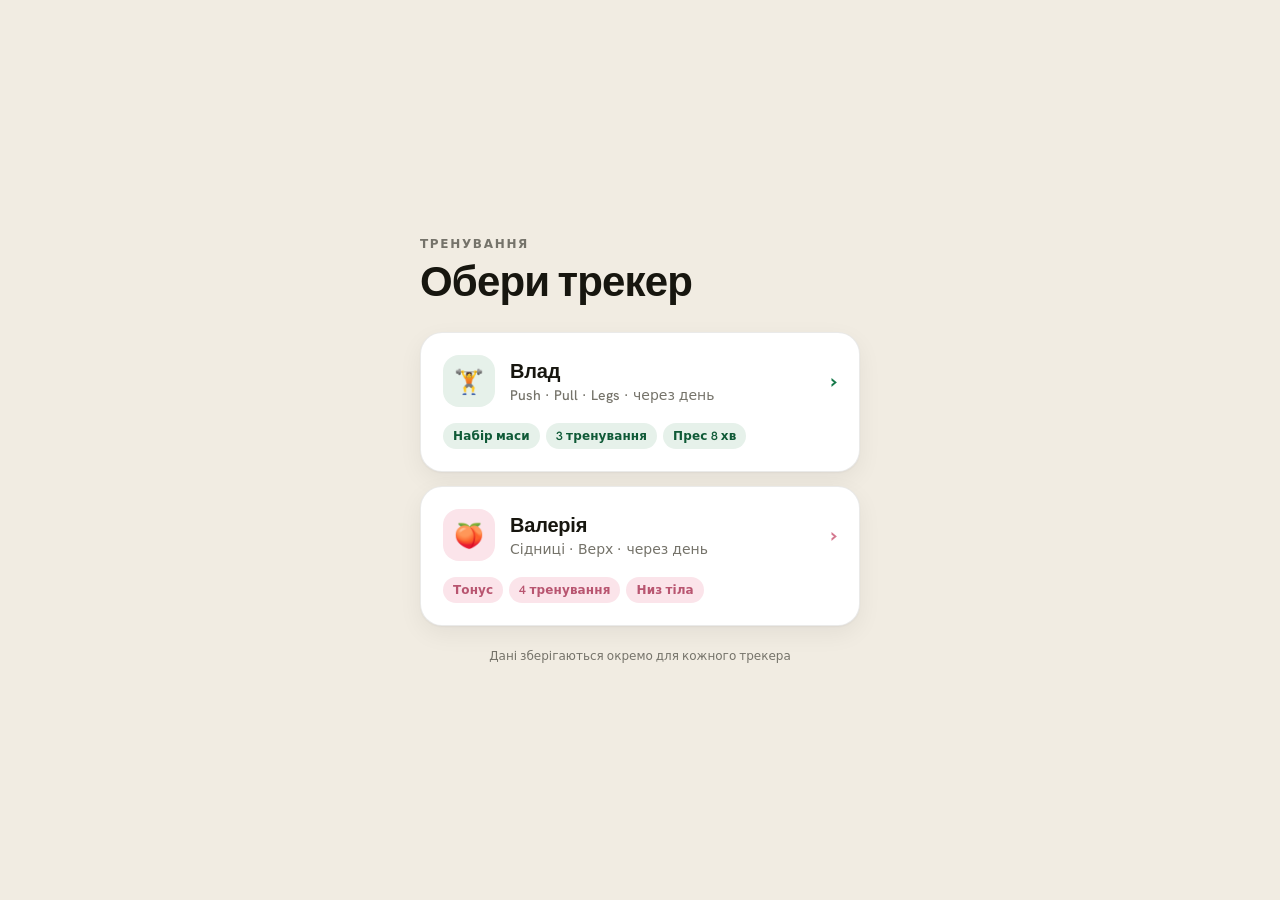
<file: index.html>
<!DOCTYPE html>
<html lang="uk">
<head>
<meta charset="UTF-8">
<meta name="viewport" content="width=device-width, initial-scale=1.0, viewport-fit=cover">
<meta name="theme-color" content="#16794A">
<meta name="color-scheme" content="light">
<title>Трекери</title>
<link rel="icon" type="image/svg+xml" href="favicon.svg">
<link rel="apple-touch-icon" href="favicon.svg">
<meta name="apple-mobile-web-app-capable" content="yes">
<meta name="apple-mobile-web-app-title" content="Трекери">
<meta property="og:title" content="Трекери">
<meta property="og:description" content="Щоденні трекери тренувань">
<meta property="og:type" content="website">
<link rel="preconnect" href="https://fonts.googleapis.com">
<link rel="preconnect" href="https://fonts.gstatic.com" crossorigin>
<link href="https://fonts.googleapis.com/css2?family=Bricolage+Grotesque:opsz,wght@12..96,500;12..96,700;12..96,800&family=Hanken+Grotesk:wght@400;500;600;700&display=swap" rel="stylesheet">
<style>
  :root{
    --bg:#F1ECE2; --card:#FFFFFF; --ink:#17160F; --muted:#75736A;
    --line:rgba(23,22,15,.09);
    --v-accent:#16794A; --v-deep:#0F5A37; --v-soft:#E6F1EA;
    --l-accent:#D4788F; --l-deep:#B85570; --l-soft:#FBE4EA;
    --shadow:0 1px 2px rgba(23,22,15,.04), 0 8px 24px rgba(23,22,15,.06);
  }
  *{box-sizing:border-box;margin:0;padding:0;-webkit-tap-highlight-color:transparent}
  html,body{background:var(--bg);color:var(--ink)}
  body{
    font-family:'Hanken Grotesk',-apple-system,BlinkMacSystemFont,system-ui,sans-serif;
    -webkit-font-smoothing:antialiased;
    min-height:100dvh;
    display:flex;flex-direction:column;justify-content:center;
    padding:40px 16px calc(40px + env(safe-area-inset-bottom));
  }
  .wrap{width:100%;max-width:440px;margin:0 auto}

  .eyebrow{
    font-size:12px;font-weight:700;letter-spacing:.14em;text-transform:uppercase;
    color:var(--muted);margin-bottom:8px;
  }
  h1{
    font-family:'Bricolage Grotesque',sans-serif;
    font-weight:800;font-size:clamp(32px,9vw,42px);line-height:1.05;
    letter-spacing:-.02em;margin-bottom:28px;
  }

  .card{
    display:block;text-decoration:none;color:inherit;
    background:var(--card);border-radius:22px;padding:22px;
    box-shadow:var(--shadow);border:1px solid var(--line);
    margin-bottom:14px;
    transition:transform .18s ease, box-shadow .18s ease;
  }
  .card:active{transform:scale(.985)}
  @media (hover:hover){
    .card:hover{transform:translateY(-2px);box-shadow:0 2px 4px rgba(23,22,15,.05), 0 14px 32px rgba(23,22,15,.10)}
  }

  .row{display:flex;align-items:center;gap:15px}
  .ico{
    width:52px;height:52px;border-radius:16px;flex:none;
    display:grid;place-items:center;font-size:24px;
  }
  .meta{flex:1;min-width:0}
  .name{
    font-family:'Bricolage Grotesque',sans-serif;
    font-weight:700;font-size:20px;letter-spacing:-.01em;line-height:1.2;
  }
  .sub{font-size:14px;color:var(--muted);margin-top:3px;font-weight:500}
  .arrow{font-size:22px;line-height:1;flex:none;font-weight:600}

  .tags{display:flex;flex-wrap:wrap;gap:6px;margin-top:16px}
  .tag{
    font-size:12px;font-weight:600;padding:5px 10px;border-radius:999px;
    letter-spacing:.01em;
  }

  .c-vlad .ico{background:var(--v-soft);color:var(--v-deep)}
  .c-vlad .arrow{color:var(--v-accent)}
  .c-vlad .tag{background:var(--v-soft);color:var(--v-deep)}

  .c-lera .ico{background:var(--l-soft);color:var(--l-deep)}
  .c-lera .arrow{color:var(--l-accent)}
  .c-lera .tag{background:var(--l-soft);color:var(--l-deep)}

  .foot{
    text-align:center;font-size:12px;color:var(--muted);
    margin-top:22px;font-weight:500;
  }
</style>
</head>
<body>
  <div class="wrap">
    <div class="eyebrow">Тренування</div>
    <h1>Обери трекер</h1>

    <a class="card c-vlad" href="vlad/">
      <div class="row">
        <div class="ico">🏋️</div>
        <div class="meta">
          <div class="name">Влад</div>
          <div class="sub">Push · Pull · Legs · через день</div>
        </div>
        <div class="arrow">›</div>
      </div>
      <div class="tags">
        <span class="tag">Набір маси</span>
        <span class="tag">3 тренування</span>
        <span class="tag">Прес 8 хв</span>
      </div>
    </a>

    <a class="card c-lera" href="valeria/">
      <div class="row">
        <div class="ico">🍑</div>
        <div class="meta">
          <div class="name">Валерія</div>
          <div class="sub">Сідниці · Верх · через день</div>
        </div>
        <div class="arrow">›</div>
      </div>
      <div class="tags">
        <span class="tag">Тонус</span>
        <span class="tag">4 тренування</span>
        <span class="tag">Низ тіла</span>
      </div>
    </a>

    <div class="foot">Дані зберігаються окремо для кожного трекера</div>
  </div>
</body>
</html>
</file>
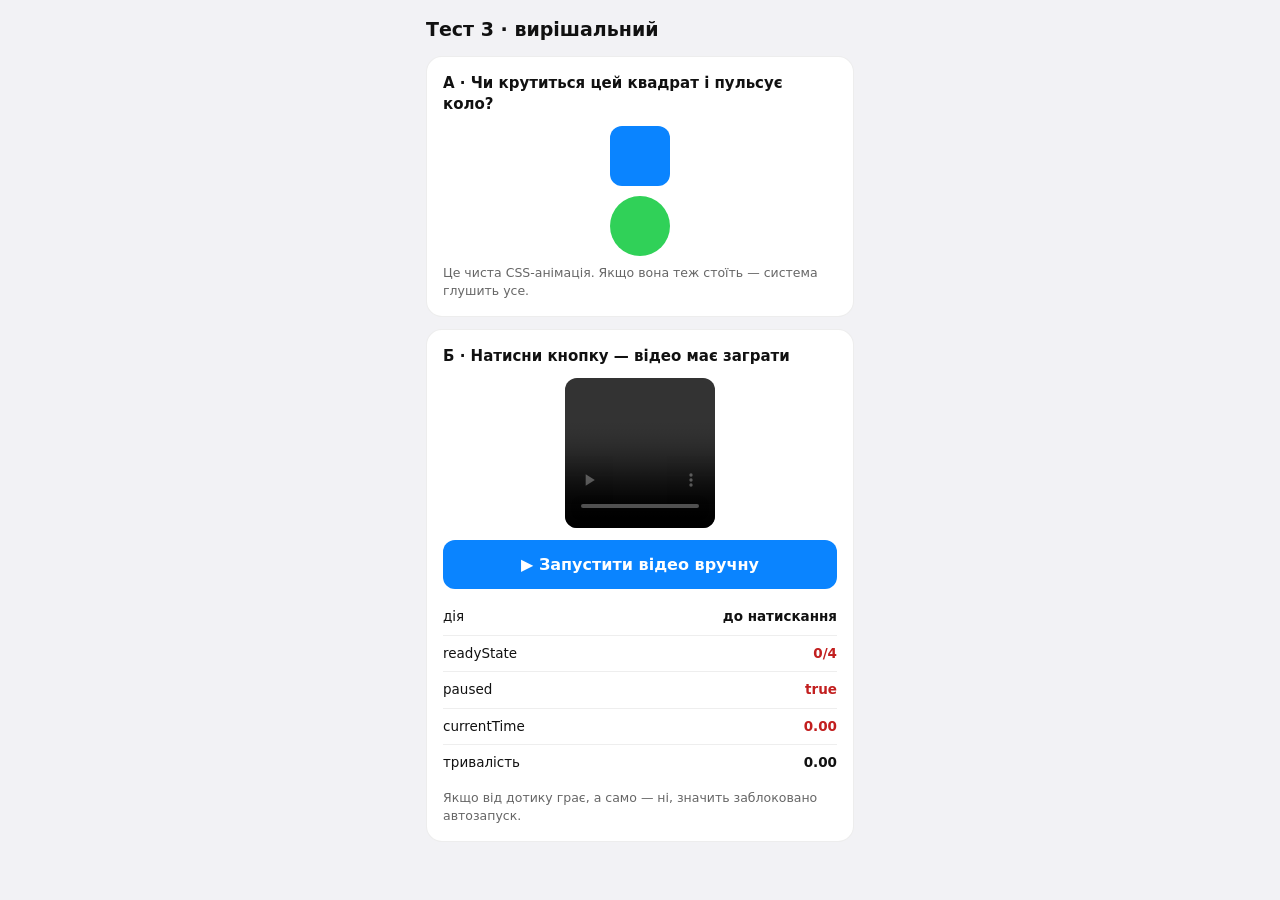
<file: t3/index.html>
<!DOCTYPE html>
<html lang="uk"><head>
<meta charset="UTF-8"><meta name="viewport" content="width=device-width,initial-scale=1">
<meta name="color-scheme" content="light"><title>Тест 3</title>
<style>
*{box-sizing:border-box;margin:0;padding:0}
body{font-family:-apple-system,system-ui,sans-serif;background:#F2F2F5;color:#111;padding:16px;max-width:460px;margin:0 auto;line-height:1.45}
h1{font-size:19px;margin-bottom:12px}
.box{background:#fff;border-radius:16px;padding:16px;margin-bottom:12px;border:1px solid rgba(0,0,0,.07)}
.box h2{font-size:15px;margin-bottom:10px}
video{width:150px;height:150px;border-radius:12px;background:#ddd;display:block;margin:0 auto 12px}
button{width:100%;padding:15px;border-radius:12px;border:0;background:#0A84FF;color:#fff;font-size:16px;font-weight:700;font-family:inherit}
.r{display:flex;justify-content:space-between;padding:8px 0;border-bottom:1px solid #eee;font-size:13.5px}
.r:last-child{border:0}.r .v{font-weight:700}
.ok{color:#1B7F3B}.bad{color:#C21F1F}
/* CSS-анімація — базова перевірка */
.spin{width:60px;height:60px;border-radius:12px;background:#0A84FF;margin:0 auto 10px;animation:sp 1.2s linear infinite}
@keyframes sp{from{transform:rotate(0)}to{transform:rotate(360deg)}}
.pulse{width:60px;height:60px;border-radius:50%;background:#30D158;margin:0 auto;animation:pl 1s ease-in-out infinite alternate}
@keyframes pl{from{transform:scale(.5)}to{transform:scale(1)}}
.hint{font-size:12.5px;color:#666;margin-top:8px}
</style></head><body>
<h1>Тест 3 · вирішальний</h1>

<div class="box">
  <h2>А · Чи крутиться цей квадрат і пульсує коло?</h2>
  <div class="spin"></div>
  <div class="pulse"></div>
  <div class="hint">Це чиста CSS-анімація. Якщо вона теж стоїть — система глушить усе.</div>
</div>

<div class="box">
  <h2>Б · Натисни кнопку — відео має заграти</h2>
  <video id="v" src="../diag.mp4" loop muted playsinline controls></video>
  <button onclick="go()">▶︎ Запустити відео вручну</button>
  <div id="st" style="margin-top:10px"></div>
  <div class="hint">Якщо від дотику грає, а само — ні, значить заблоковано автозапуск.</div>
</div>

<script>
function R(k,v,c){return '<div class="r"><span>'+k+'</span><span class="v '+(c||'')+'">'+v+'</span></div>';}
var v=document.getElementById('v'), st=document.getElementById('st');
function upd(tag){
  st.innerHTML = R('дія',tag) + R('readyState', v.readyState+'/4', v.readyState>0?'ok':'bad')
    + R('paused', String(v.paused), v.paused?'bad':'ok')
    + R('currentTime', v.currentTime.toFixed(2), v.currentTime>0?'ok':'bad')
    + R('тривалість', (v.duration||0).toFixed(2))
    + (v.error? R('помилка','код '+v.error.code,'bad') : '');
}
upd('до натискання');
function go(){
  v.load();
  var p=v.play();
  if(p&&p.catch) p.catch(function(e){ upd('ВІДХИЛЕНО: '+e.name); });
  setTimeout(function(){ upd('через 1.5с після натискання'); },1500);
}
v.addEventListener('loadedmetadata',function(){ upd('метадані завантажено'); });
v.addEventListener('playing',function(){ upd('ГРАЄ ✓'); });
</script>
</body></html>
</file>
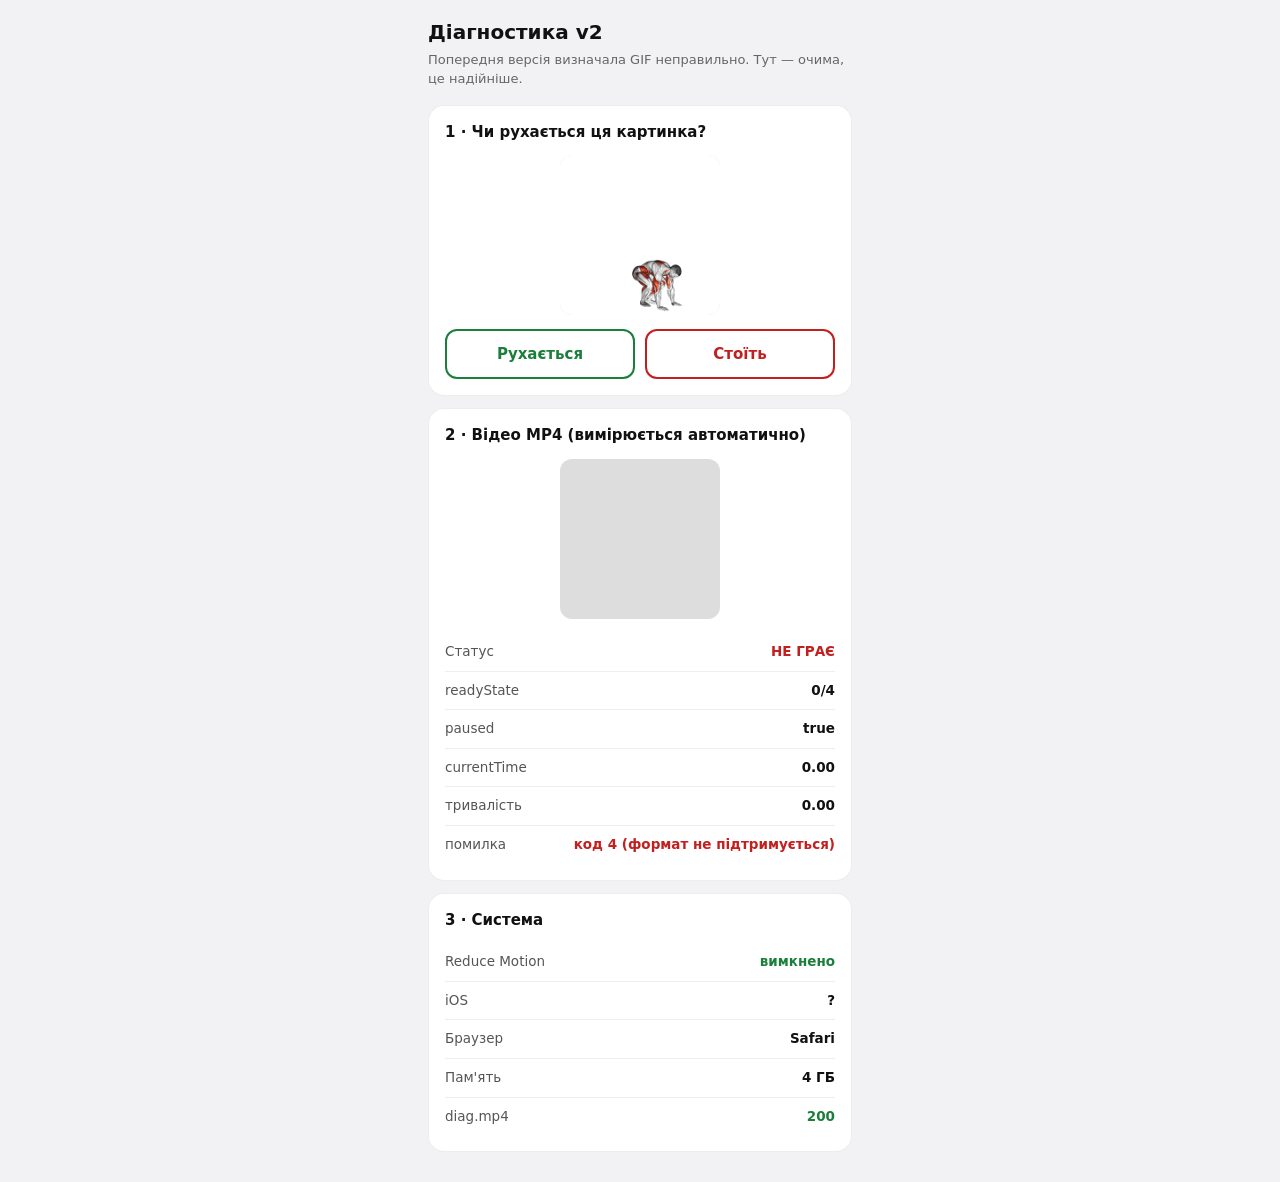
<file: test/index.html>
<!DOCTYPE html>
<html lang="uk">
<head>
<meta charset="UTF-8">
<meta name="viewport" content="width=device-width, initial-scale=1.0">
<meta name="color-scheme" content="light">
<title>Діагностика v2</title>
<style>
  *{box-sizing:border-box;margin:0;padding:0}
  body{font-family:-apple-system,system-ui,sans-serif;background:#F2F2F5;color:#111;padding:18px;max-width:460px;margin:0 auto;line-height:1.45}
  h1{font-size:20px;margin-bottom:4px}
  .sub{font-size:13px;color:#666;margin-bottom:16px}
  .box{background:#fff;border-radius:16px;padding:16px;margin-bottom:12px;border:1px solid rgba(0,0,0,.07)}
  .box h2{font-size:15px;margin-bottom:12px}
  .media{display:block;width:160px;height:160px;border-radius:12px;background:#ddd;object-fit:cover;margin:0 auto 14px}
  .btns{display:flex;gap:10px}
  .btn{flex:1;padding:14px;border-radius:12px;border:2px solid #ccc;background:#fff;font-size:15px;font-weight:700;font-family:inherit}
  .btn.y{border-color:#1B7F3B;color:#1B7F3B}
  .btn.n{border-color:#C21F1F;color:#C21F1F}
  .r{display:flex;justify-content:space-between;gap:10px;padding:9px 0;border-bottom:1px solid #eee;font-size:13.5px}
  .r:last-child{border:0}
  .r .k{color:#555}
  .r .v{font-weight:700;text-align:right;word-break:break-all}
  .ok{color:#1B7F3B}.bad{color:#C21F1F}
  .final{border-radius:16px;padding:16px;margin-top:14px;font-size:15px;font-weight:600;line-height:1.5;display:none}
  .f1{background:#FDE7E7;color:#8B1414}
  .f2{background:#FFF3DC;color:#7A5300}
  .f3{background:#E2F6E8;color:#14612F}
</style>
</head>
<body>
  <h1>Діагностика v2</h1>
  <div class="sub">Попередня версія визначала GIF неправильно. Тут — очима, це надійніше.</div>

  <div class="box">
    <h2>1 · Чи рухається ця картинка?</h2>
    <img class="media" src="../diag.gif" alt="">
    <div class="btns">
      <button class="btn y" onclick="ans(true)">Рухається</button>
      <button class="btn n" onclick="ans(false)">Стоїть</button>
    </div>
  </div>

  <div class="box">
    <h2>2 · Відео MP4 (вимірюється автоматично)</h2>
    <video class="media" id="v" src="../diag.mp4" autoplay loop muted playsinline></video>
    <div id="vd"></div>
  </div>

  <div class="box">
    <h2>3 · Система</h2>
    <div id="sys"></div>
  </div>

  <div id="final" class="final"></div>

<script>
function R(k,v,c){ return '<div class="r"><span class="k">'+k+'</span><span class="v '+(c||'')+'">'+v+'</span></div>'; }

// система
var rm = matchMedia('(prefers-reduced-motion: reduce)').matches;
var sys = R('Reduce Motion', rm?'УВІМКНЕНО':'вимкнено', rm?'bad':'ok');
sys += R('iOS', (navigator.userAgent.match(/OS ([\d_]+)/)||[,'?'])[1].replace(/_/g,'.'));
sys += R('Браузер', /CriOS/.test(navigator.userAgent)?'Chrome (WebKit)':'Safari');
sys += R('Пам\'ять', (navigator.deviceMemory||'?')+' ГБ');
document.getElementById('sys').innerHTML = sys;

// відео
var v=document.getElementById('v'), vOK=null;
function vreport(){
  var e=v.error;
  var h = R('Статус', vOK===null?'перевіряю…':(vOK?'ГРАЄ':'НЕ ГРАЄ'), vOK?'ok':(vOK===false?'bad':''));
  h += R('readyState', v.readyState+'/4');
  h += R('paused', String(v.paused));
  h += R('currentTime', v.currentTime.toFixed(2));
  h += R('тривалість', (v.duration||0).toFixed(2));
  if(e) h += R('помилка', 'код '+e.code+(e.code===4?' (формат не підтримується)':''), 'bad');
  document.getElementById('vd').innerHTML=h;
}
vreport();
v.addEventListener('error', function(){ vOK=false; vreport(); verdict(); });
setTimeout(function(){
  var t1=v.currentTime;
  setTimeout(function(){
    if(vOK===null){ vOK = v.currentTime>t1; }
    vreport(); verdict();
  }, 1000);
}, 800);

// перевірка, чи файли взагалі доступні
fetch('../diag.mp4',{method:'HEAD'}).then(function(r){
  document.getElementById('sys').innerHTML += R('diag.mp4', r.status, r.ok?'ok':'bad');
}).catch(function(){
  document.getElementById('sys').innerHTML += R('diag.mp4','недоступний','bad');
});

var gifOK=null;
function ans(x){ gifOK=x; verdict(); }
function verdict(){
  if(gifOK===null || vOK===null) return;
  var f=document.getElementById('final'); f.style.display='block';
  if(gifOK){
    f.className='final f3';
    f.innerHTML='✅ GIF рухається. Значить система в порядку, а проблема в самому додатку — надішли скрін.';
  } else if(vOK){
    f.className='final f2';
    f.innerHTML='⚠️ GIF стоїть, але <b>відео грає</b>.<br>Це ліміт пам\'яті iOS на анімовані зображення. Перехід на MP4 уже зроблено в додатку — він має вирішити проблему.';
  } else {
    f.className='final f1';
    f.innerHTML='🔴 Не рухається ні GIF, ні відео.<br>Надішли скрін — цифри вище (readyState, помилка, Reduce Motion) покажуть причину.';
  }
}
</script>
</body>
</html>
</file>
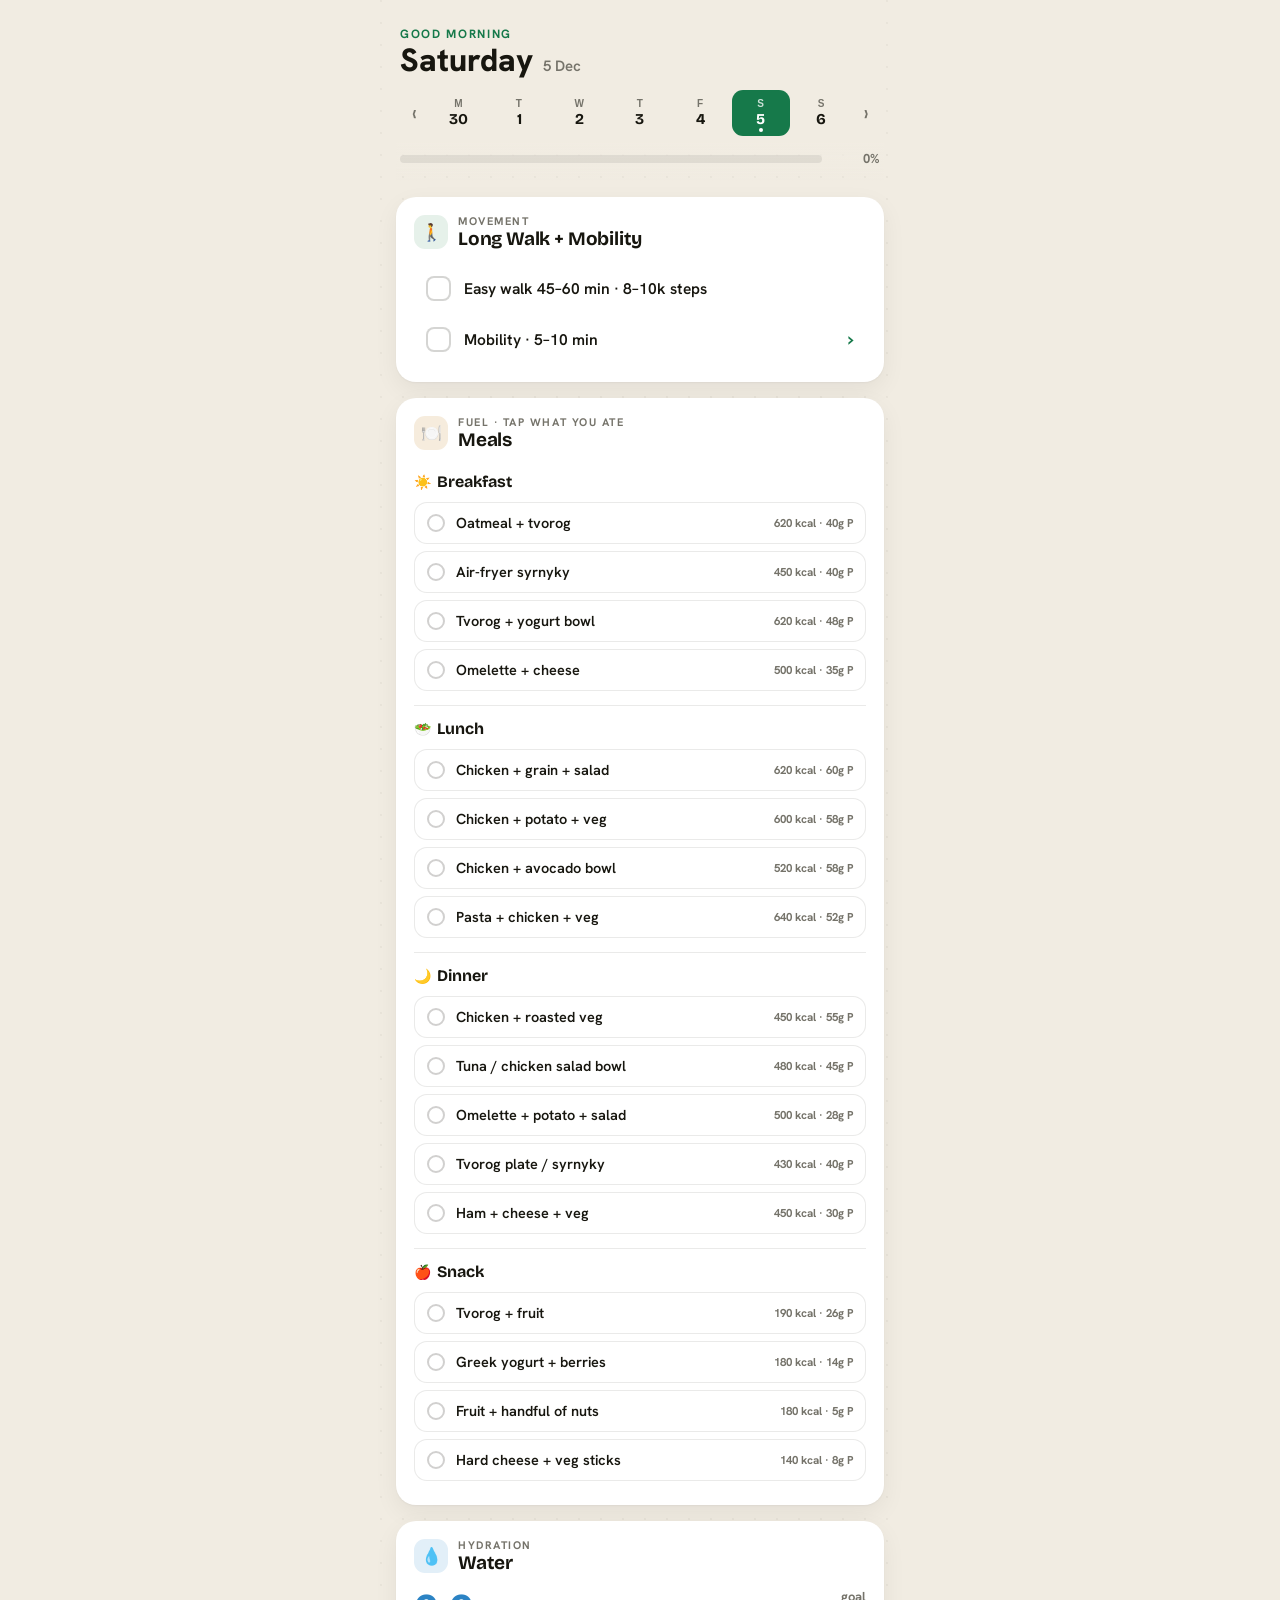
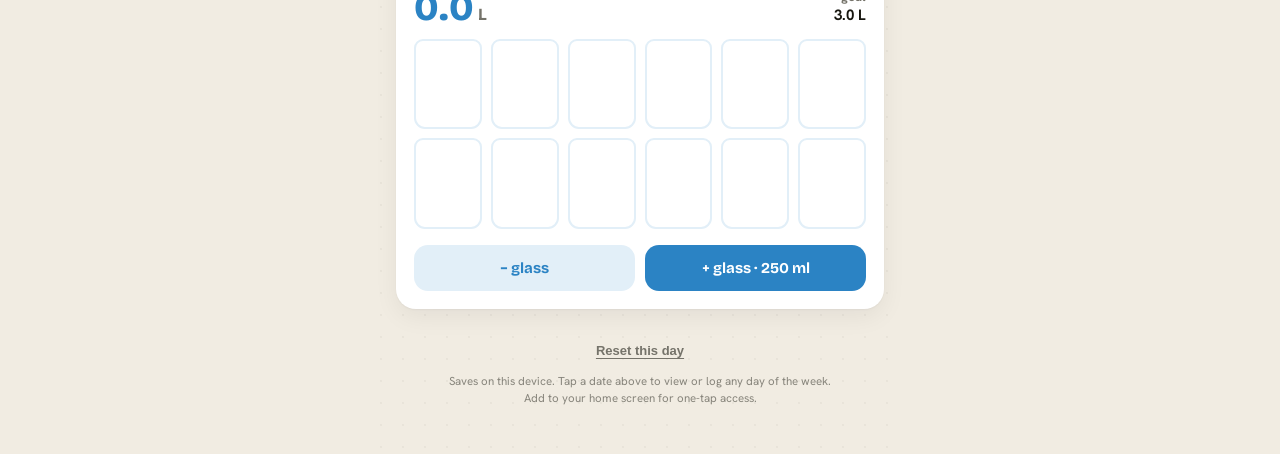
<file: daily-tracker.html>
<!DOCTYPE html>
<html lang="en">
<head>
<meta charset="UTF-8">
<meta name="viewport" content="width=device-width, initial-scale=1.0, viewport-fit=cover">
<meta name="theme-color" content="#16794A">
<meta name="color-scheme" content="light">
<title>Daily Tracker</title>
<link rel="preconnect" href="https://fonts.googleapis.com">
<link rel="preconnect" href="https://fonts.gstatic.com" crossorigin>
<link href="https://fonts.googleapis.com/css2?family=Bricolage+Grotesque:opsz,wght@12..96,500;12..96,700;12..96,800&family=Hanken+Grotesk:wght@400;500;600;700&display=swap" rel="stylesheet">
<style>
  :root{
    --bg:#F1ECE2; --card:#FFFFFF; --ink:#17160F; --muted:#75736A;
    --line:rgba(23,22,15,.09);
    --accent:#16794A; --accent-deep:#0F5A37; --accent-soft:#E6F1EA;
    --hiit:#C4561A; --hiit-soft:#FBEADE;
    --water:#2B83C4; --water-soft:#E2EFF8;
    --shadow:0 1px 2px rgba(23,22,15,.04), 0 8px 24px rgba(23,22,15,.06);
    --radius:20px;
  }
  *{box-sizing:border-box;margin:0;padding:0;-webkit-tap-highlight-color:transparent}
  html{color-scheme:light;background-color:#F1ECE2 !important}
  html,body{background-color:#F1ECE2 !important;color:#17160F !important;font-family:'Hanken Grotesk',sans-serif;-webkit-font-smoothing:antialiased}
  @media (prefers-color-scheme: dark){
    html,body{background-color:#F1ECE2 !important;color:#17160F !important}
    section{background:#FFFFFF !important;color:#17160F !important}
    .opt{background:#fff !important;color:#17160F !important}
    .glass{background:#fff !important}
  }
  body{max-width:520px;margin:0 auto;padding:0 16px calc(40px + env(safe-area-inset-bottom));
    background-image:radial-gradient(circle at 1px 1px, rgba(23,22,15,.04) 1px, transparent 0);background-size:22px 22px;}
  body.noscroll{overflow:hidden;height:100vh}
  h1,h2,h3,h4,.display{font-family:'Bricolage Grotesque',sans-serif;letter-spacing:-.02em}

  header{padding:26px 4px 14px;position:sticky;top:0;z-index:20;background:linear-gradient(180deg,var(--bg) 78%,rgba(241,236,226,0))}
  .eyebrow{font-size:12px;font-weight:700;letter-spacing:.14em;text-transform:uppercase;color:var(--accent)}
  .date{display:flex;align-items:baseline;gap:10px;margin-top:2px}
  .date .day{font-size:32px;font-weight:800;line-height:1}
  .date .sub{font-size:15px;color:var(--muted);font-weight:600}

  .cal{display:flex;align-items:center;gap:2px;margin-top:14px}
  .cal-nav{width:28px;height:46px;border-radius:8px;border:0;background:transparent;color:var(--muted);font-size:22px;cursor:pointer;line-height:1;font-family:'Bricolage Grotesque'}
  .cal-nav:active{transform:scale(.9)}
  .cal-days{flex:1;display:grid;grid-template-columns:repeat(7,1fr);gap:3px}
  .cal-day{position:relative;display:flex;flex-direction:column;align-items:center;justify-content:center;padding:8px 0 9px;border-radius:11px;cursor:pointer;border:0;background:transparent;transition:.16s}
  .cal-day:active{transform:scale(.94)}
  .cal-day .lbl{font-size:10px;font-weight:700;letter-spacing:.06em;color:var(--muted);text-transform:uppercase;margin-bottom:3px}
  .cal-day .num{font-family:'Bricolage Grotesque';font-size:15px;font-weight:700;color:var(--ink);line-height:1}
  .cal-day .tdot{position:absolute;bottom:4px;left:50%;transform:translateX(-50%);width:4px;height:4px;border-radius:50%;background:var(--accent);opacity:0;transition:.2s}
  .cal-day.today .tdot{opacity:1}
  .cal-day.sel{background:var(--accent)}
  .cal-day.sel .lbl{color:rgba(255,255,255,.78)}
  .cal-day.sel .num{color:#fff}
  .cal-day.sel.today .tdot{background:#fff}

  .progress-wrap{margin-top:14px;display:flex;align-items:center;gap:12px}
  .bar{flex:1;height:8px;border-radius:99px;background:rgba(23,22,15,.08);overflow:hidden}
  .bar > i{display:block;height:100%;width:0;border-radius:99px;background:linear-gradient(90deg,var(--accent),var(--accent-deep));transition:width .5s cubic-bezier(.2,.8,.2,1)}
  .pct{font-size:13px;font-weight:700;color:var(--muted);min-width:46px;text-align:right;font-variant-numeric:tabular-nums}

  section{background:var(--card);border-radius:var(--radius);box-shadow:var(--shadow);padding:18px;margin-top:16px;
    opacity:0;transform:translateY(10px);animation:rise .5s cubic-bezier(.2,.8,.2,1) forwards}
  section:nth-of-type(1){animation-delay:.05s}
  section:nth-of-type(2){animation-delay:.12s}
  section:nth-of-type(3){animation-delay:.19s}
  @keyframes rise{to{opacity:1;transform:none}}

  .sec-head{display:flex;align-items:center;gap:10px;margin-bottom:14px}
  .sec-ico{width:34px;height:34px;border-radius:11px;display:grid;place-items:center;font-size:17px;flex:none}
  .ico-move{background:var(--accent-soft)}.ico-fuel{background:#F6ECDD}.ico-water{background:var(--water-soft)}.ico-hiit{background:var(--hiit-soft)}
  .sec-title{font-size:11px;font-weight:700;letter-spacing:.14em;text-transform:uppercase;color:var(--muted);line-height:1.1}
  .sec-title b{display:block;font-family:'Bricolage Grotesque';font-size:19px;letter-spacing:-.01em;text-transform:none;color:var(--ink);font-weight:700;margin-top:2px}

  .task{display:flex;align-items:center;gap:13px;padding:12px;border-radius:14px;cursor:pointer;transition:background .2s;user-select:none}
  .task:active{background:rgba(23,22,15,.03)}
  .task + .task{margin-top:2px}
  .check{width:25px;height:25px;border-radius:8px;border:2px solid rgba(23,22,15,.18);flex:none;display:grid;place-items:center;transition:.22s;background:#fff}
  .check svg{width:14px;height:14px;stroke:#fff;stroke-width:3.4;fill:none;stroke-linecap:round;stroke-linejoin:round;stroke-dasharray:22;stroke-dashoffset:22;transition:stroke-dashoffset .26s ease .04s}
  .task.done .check{background:var(--accent);border-color:var(--accent)}
  .task.done .check svg{stroke-dashoffset:0}
  .task .label{font-size:15.5px;font-weight:600;flex:1;line-height:1.25;transition:.2s}
  .task.done .label{color:var(--muted);text-decoration:line-through;text-decoration-color:rgba(23,22,15,.25)}
  .chev{font-size:22px;color:var(--muted);line-height:1;font-weight:300;margin-left:4px}
  .task.has-detail .chev{color:var(--accent);font-weight:500}

  .meal{padding:6px 0}
  .meal + .meal{border-top:1px solid var(--line);margin-top:8px;padding-top:12px}
  .meal-head{display:flex;align-items:center;justify-content:space-between;margin-bottom:9px}
  .meal-name{font-family:'Bricolage Grotesque';font-size:16px;font-weight:700}
  .meal-name .em{font-size:14px;margin-right:6px}
  .badge{font-size:11px;font-weight:800;letter-spacing:.04em;color:var(--accent);background:var(--accent-soft);padding:4px 9px;border-radius:99px;opacity:0;transform:scale(.8);transition:.2s}
  .meal.picked .badge{opacity:1;transform:none}
  .opt{display:flex;align-items:center;gap:11px;padding:11px 12px;border:1.5px solid var(--line);border-radius:13px;cursor:pointer;transition:.18s;margin-top:7px;background:#fff}
  .opt:active{transform:scale(.99)}
  .opt.sel{border-color:var(--accent);background:var(--accent-soft)}
  .opt .dot{width:18px;height:18px;border-radius:50%;border:2px solid rgba(23,22,15,.2);flex:none;transition:.18s;position:relative}
  .opt.sel .dot{border-color:var(--accent);background:var(--accent)}
  .opt.sel .dot::after{content:"";position:absolute;inset:4px;background:#fff;border-radius:50%}
  .opt .o-name{flex:1;font-size:14.5px;font-weight:600;line-height:1.2}
  .opt .o-macros{font-size:11.5px;font-weight:700;color:var(--muted);text-align:right;white-space:nowrap;font-variant-numeric:tabular-nums}

  .water-top{display:flex;align-items:flex-end;justify-content:space-between;margin-bottom:14px}
  .water-amt{font-family:'Bricolage Grotesque';font-size:38px;font-weight:800;line-height:.9;color:var(--water)}
  .water-amt small{font-size:17px;color:var(--muted);font-weight:700}
  .water-goal{font-size:13px;font-weight:700;color:var(--muted);text-align:right}
  .water-goal b{display:block;color:var(--ink);font-size:15px}
  .glasses{display:grid;grid-template-columns:repeat(6,1fr);gap:9px;margin:4px 0 16px}
  .glass{aspect-ratio:3/4;border-radius:9px 9px 11px 11px;border:2px solid var(--water-soft);background:#fff;position:relative;overflow:hidden;cursor:pointer;transition:transform .12s}
  .glass:active{transform:scale(.92)}
  .glass::after{content:"";position:absolute;left:0;right:0;bottom:0;height:0;background:linear-gradient(180deg,#4FA3DD,var(--water));transition:height .3s cubic-bezier(.2,.8,.2,1)}
  .glass.full{border-color:var(--water)}
  .glass.full::after{height:100%}
  .water-btns{display:flex;gap:10px}
  .wbtn{flex:1;padding:14px;border-radius:14px;border:0;font-family:'Bricolage Grotesque';font-size:15px;font-weight:700;cursor:pointer;transition:.16s;display:flex;align-items:center;justify-content:center;gap:7px}
  .wbtn:active{transform:scale(.97)}
  .wbtn.add{background:var(--water);color:#fff}
  .wbtn.sub{background:var(--water-soft);color:var(--water)}

  footer{text-align:center;margin-top:26px;padding-bottom:8px}
  .reset{background:none;border:0;color:var(--muted);font-size:13px;font-weight:600;cursor:pointer;text-decoration:underline;text-underline-offset:3px;padding:8px}
  .note{font-size:11.5px;color:var(--muted);margin-top:6px;line-height:1.5;opacity:.85}
  .celebrate{color:var(--accent);font-weight:800}

  /* Modal */
  .modal{position:fixed;inset:0;z-index:100;display:none}
  .modal.open{display:block}
  .mbg{position:absolute;inset:0;background:rgba(23,22,15,.5);opacity:0;transition:opacity .25s}
  .modal.open .mbg{opacity:1}
  .sheet{position:absolute;left:0;right:0;bottom:0;background:var(--bg);border-radius:26px 26px 0 0;
    max-height:92vh;overflow-y:auto;-webkit-overflow-scrolling:touch;
    padding:22px 16px calc(34px + env(safe-area-inset-bottom));
    transform:translateY(100%);transition:transform .35s cubic-bezier(.2,.8,.2,1);
    box-shadow:0 -10px 30px rgba(0,0,0,.18)}
  .modal.open .sheet{transform:none}
  .grabber{width:42px;height:5px;border-radius:99px;background:rgba(23,22,15,.18);margin:-8px auto 14px}
  .sheet-head{display:flex;align-items:flex-start;justify-content:space-between;gap:12px;margin-bottom:14px}
  .sheet-title{font-family:'Bricolage Grotesque';font-size:24px;font-weight:800;letter-spacing:-.02em;line-height:1.1}
  .sheet-sub{font-size:13px;color:var(--muted);font-weight:600;margin-top:3px}
  .close-btn{width:38px;height:38px;border-radius:50%;border:0;background:rgba(23,22,15,.07);font-size:16px;font-weight:700;cursor:pointer;color:var(--ink);flex:none}
  .close-btn:active{transform:scale(.94)}
  .ex-section{font-family:'Bricolage Grotesque';font-size:11px;font-weight:800;letter-spacing:.1em;text-transform:uppercase;color:var(--accent);padding:14px 4px 4px;margin-top:8px;border-bottom:1px solid var(--accent-soft);margin-bottom:4px;line-height:1.4}
  .ex-section:first-child{margin-top:0;padding-top:2px}
  .ex-card{display:flex;gap:12px;padding:13px;border-radius:18px;background:var(--card);border:1px solid var(--line);margin-top:10px;align-items:flex-start}
  .ex-img{width:88px;height:88px;border-radius:14px;background:var(--accent-soft);flex:none;display:grid;place-items:center;color:var(--accent-deep);padding:6px;overflow:hidden;position:relative}
  .ex-img svg{width:100%;height:100%}
  .ex-img .ex-pic{position:absolute;inset:0;width:100%;height:100%;object-fit:cover;background:#fff;border-radius:14px}
  .ex-img .ex-pose-fb{width:100%;height:100%;display:none;align-items:center;justify-content:center}
  .ex-info{flex:1;min-width:0}
  .ex-row{display:flex;align-items:center;gap:8px;margin-bottom:3px;flex-wrap:wrap}
  .ex-num{font-family:'Bricolage Grotesque';font-size:11px;font-weight:800;color:var(--accent);background:var(--accent-soft);padding:2px 7px;border-radius:6px;letter-spacing:.04em}
  .ex-name{font-family:'Bricolage Grotesque';font-size:15.5px;font-weight:700;line-height:1.2}
  .ex-meta{font-size:13px;color:var(--ink);font-weight:700;font-variant-numeric:tabular-nums;margin-bottom:5px}
  .ex-cue{font-size:12.5px;color:var(--muted);line-height:1.45;margin-bottom:8px}
  .demo-btn{display:inline-flex;align-items:center;gap:6px;padding:6px 12px;border-radius:99px;border:1.5px solid var(--accent);color:var(--accent);font-size:12px;font-weight:700;text-decoration:none;transition:.16s}
  .demo-btn:active{transform:scale(.96)}
  .demo-btn svg{width:11px;height:11px;fill:currentColor}
  .sheet-foot{font-size:11.5px;color:var(--muted);margin-top:16px;text-align:center;line-height:1.5;padding:0 10px}
</style>
</head>
<body>
<header>
  <div class="eyebrow" id="eyebrow">Today</div>
  <div class="date"><span class="day" id="dayName">—</span><span class="sub" id="dateSub"></span></div>
  <div class="cal">
    <button class="cal-nav" id="prevWk" aria-label="Previous week">‹</button>
    <div class="cal-days" id="calDays"></div>
    <button class="cal-nav" id="nextWk" aria-label="Next week">›</button>
  </div>
  <div class="progress-wrap">
    <div class="bar"><i id="progBar"></i></div>
    <div class="pct" id="progPct">0%</div>
  </div>
</header>

<section>
  <div class="sec-head">
    <div class="sec-ico" id="moveIco">🏃</div>
    <div class="sec-title">Movement<b id="activityTitle">—</b></div>
  </div>
  <div id="activityTasks"></div>
</section>

<section>
  <div class="sec-head">
    <div class="sec-ico ico-fuel">🍽️</div>
    <div class="sec-title">Fuel · tap what you ate<b>Meals</b></div>
  </div>
  <div id="meals"></div>
</section>

<section>
  <div class="sec-head">
    <div class="sec-ico ico-water">💧</div>
    <div class="sec-title">Hydration<b>Water</b></div>
  </div>
  <div class="water-top">
    <div class="water-amt" id="waterAmt">0.0<small> L</small></div>
    <div class="water-goal">goal<b id="waterGoal">3.0 L</b></div>
  </div>
  <div class="glasses" id="glasses"></div>
  <div class="water-btns">
    <button class="wbtn sub" id="waterSub">− glass</button>
    <button class="wbtn add" id="waterAdd">+ glass · 250&nbsp;ml</button>
  </div>
</section>

<footer>
  <button class="reset" id="resetBtn">Reset this day</button>
  <div class="note">Saves on this device. Tap a date above to view or log any day of the week.<br>Add to your home screen for one-tap access.</div>
</footer>

<div class="modal" id="modal" aria-hidden="true">
  <div class="mbg" id="mbg"></div>
  <div class="sheet" role="dialog" aria-label="Workout details">
    <div class="grabber"></div>
    <div class="sheet-head">
      <div>
        <div class="sheet-title" id="sheetTitle">Workout</div>
        <div class="sheet-sub" id="sheetSub"></div>
      </div>
      <button class="close-btn" id="closeBtn" aria-label="Close">✕</button>
    </div>
    <div id="exList"></div>
    <p class="sheet-foot">Tap <b>Watch demo</b> on any exercise to see a video on YouTube.<br>Keep good form — stop the moment something hurts.</p>
  </div>
</div>

<script>
(function(){
  "use strict";

  var GLASS = 250, GOAL = 3000;

  // ---------- Pose illustrations ----------
  var STROKE = 'fill="none" stroke="currentColor" stroke-width="3" stroke-linecap="round" stroke-linejoin="round"';
  var POSES = {
    squat:       '<svg viewBox="0 0 60 60" '+STROKE+'><circle cx="30" cy="10" r="4" fill="currentColor" stroke="none"/><path d="M30 14 V28"/><path d="M30 20 L22 28 M30 20 L38 28"/><path d="M30 28 L23 38 L23 50 M30 28 L37 38 L37 50"/><line x1="14" y1="54" x2="46" y2="54" opacity=".4"/></svg>',
    lunge:       '<svg viewBox="0 0 60 60" '+STROKE+'><circle cx="26" cy="10" r="4" fill="currentColor" stroke="none"/><path d="M26 14 V30"/><path d="M26 20 L19 26 M26 20 L33 28"/><path d="M26 30 L20 42 L14 50"/><path d="M26 30 L40 38 L46 50"/><line x1="6" y1="54" x2="54" y2="54" opacity=".4"/></svg>',
    pushup:      '<svg viewBox="0 0 60 36" '+STROKE+'><circle cx="46" cy="10" r="4" fill="currentColor" stroke="none"/><path d="M42 13 L10 18"/><path d="M42 14 L44 24"/><path d="M10 18 L6 24"/><line x1="2" y1="26" x2="58" y2="26" opacity=".4"/></svg>',
    plank:       '<svg viewBox="0 0 60 32" '+STROKE+'><circle cx="46" cy="10" r="4" fill="currentColor" stroke="none"/><path d="M42 12 L12 14"/><path d="M42 14 L38 22 L46 22"/><path d="M12 14 L6 22"/><line x1="2" y1="24" x2="58" y2="24" opacity=".4"/></svg>',
    sideplank:   '<svg viewBox="0 0 60 48" '+STROKE+'><circle cx="46" cy="10" r="4" fill="currentColor" stroke="none"/><path d="M42 12 L14 36"/><path d="M42 13 L40 26"/><path d="M14 36 V42"/><line x1="2" y1="44" x2="58" y2="44" opacity=".4"/></svg>',
    glutebridge: '<svg viewBox="0 0 60 36" '+STROKE+'><circle cx="10" cy="22" r="4" fill="currentColor" stroke="none"/><path d="M14 22 L26 18 L36 24 L48 24"/><path d="M26 18 L26 26 M36 24 L36 28"/><line x1="2" y1="30" x2="58" y2="30" opacity=".4"/></svg>',
    birddog:     '<svg viewBox="0 0 60 40" '+STROKE+'><circle cx="18" cy="16" r="4" fill="currentColor" stroke="none"/><path d="M22 18 L42 18"/><path d="M22 18 L20 28"/><path d="M42 18 L44 28"/><path d="M14 17 L6 10"/><path d="M44 19 L54 24"/><line x1="2" y1="32" x2="58" y2="32" opacity=".4"/></svg>',
    superman:    '<svg viewBox="0 0 60 36" '+STROKE+'><circle cx="14" cy="18" r="4" fill="currentColor" stroke="none"/><path d="M18 18 L46 22"/><path d="M14 15 L4 8"/><path d="M48 22 L56 16"/><line x1="2" y1="28" x2="58" y2="28" opacity=".4"/></svg>',
    lyingback:   '<svg viewBox="0 0 60 36" '+STROKE+'><circle cx="10" cy="22" r="4" fill="currentColor" stroke="none"/><path d="M14 22 L40 22"/><path d="M14 22 L18 12"/><path d="M40 22 L36 12"/><path d="M36 12 L40 4"/><line x1="2" y1="28" x2="58" y2="28" opacity=".4"/></svg>',
    seated:      '<svg viewBox="0 0 60 48" '+STROKE+'><circle cx="22" cy="10" r="4" fill="currentColor" stroke="none"/><path d="M22 14 L28 28"/><path d="M28 28 L40 34 L52 30"/><path d="M22 16 L14 24"/><path d="M22 16 L32 22"/><line x1="2" y1="40" x2="58" y2="40" opacity=".4"/></svg>',
    jump:        '<svg viewBox="0 0 60 60" '+STROKE+'><circle cx="30" cy="10" r="4" fill="currentColor" stroke="none"/><path d="M30 14 V26"/><path d="M30 18 L22 12 M30 18 L38 12"/><path d="M30 26 L24 36 L24 48 M30 26 L36 36 L36 48"/><line x1="14" y1="52" x2="46" y2="52" opacity=".4"/></svg>',
    catcow:      '<svg viewBox="0 0 60 40" '+STROKE+'><circle cx="14" cy="18" r="4" fill="currentColor" stroke="none"/><path d="M18 18 Q30 10 46 18"/><path d="M18 18 V28"/><path d="M46 18 V28"/><line x1="2" y1="32" x2="58" y2="32" opacity=".4"/></svg>',
    fold:        '<svg viewBox="0 0 60 60" '+STROKE+'><path d="M30 50 V20"/><path d="M30 20 L24 32 M30 20 L36 32"/><circle cx="24" cy="36" r="4" fill="currentColor" stroke="none"/><line x1="14" y1="54" x2="46" y2="54" opacity=".4"/></svg>'
  };

  // ---------- Exercise library (sections + items) ----------
  var STRENGTH_A = [
    {section:"Main · 3 rounds · 40s work / 20s rest · 90s between", items:[
      {n:"Bodyweight Squats",   r:"40 seconds",  p:"squat",       c:"Sit back, knees over toes, chest up.",
        img:{type:"gif", url:"https://raw.githubusercontent.com/omercotkd/exercises-gifs/main/assets/1685.gif"}},
      {n:"Push-ups",            r:"40 seconds",  p:"pushup",      c:"Body in one line. Use incline / knees / full — pick the version you control.",
        img:{type:"gif", url:"https://raw.githubusercontent.com/omercotkd/exercises-gifs/main/assets/0662.gif"}},
      {n:"Reverse Lunges",      r:"40 sec (alternating)", p:"lunge",  c:"Step back, lower until both knees ~90°.",
        img:{type:"gif", url:"https://raw.githubusercontent.com/omercotkd/exercises-gifs/main/assets/3470.gif"}},
      {n:"Glute Bridges",       r:"40 seconds",  p:"glutebridge", c:"Drive through heels; squeeze glutes at the top.",
        img:{type:"gif", url:"https://raw.githubusercontent.com/omercotkd/exercises-gifs/main/assets/3013.gif"}},
      {n:"Forearm Plank",       r:"40 seconds",  p:"plank",       c:"Squeeze glutes; don't let the hips sag. (GIF shows high plank — same body line, just from the elbows.)",
        img:{type:"gif", url:"https://raw.githubusercontent.com/omercotkd/exercises-gifs/main/assets/3665.gif"}},
      {n:"Mountain Climbers",   r:"40 seconds",  p:"plank",       c:"Plank position; drive knees, keep hips low.",
        img:{type:"gif", url:"https://raw.githubusercontent.com/omercotkd/exercises-gifs/main/assets/0630.gif"}}
    ]},
    {section:"Core finisher · 1 round", items:[
      {n:"Side Plank",          r:"30s each side", p:"sideplank", c:"Stack feet; straight diagonal line.",
        img:{type:"gif", url:"https://raw.githubusercontent.com/omercotkd/exercises-gifs/main/assets/1775.gif"}},
      {n:"Bird Dog",            r:"8 reps each side", p:"birddog", c:"Slow; opposite arm + leg; hips level.",
        img:{type:"gif", url:"https://media.giphy.com/media/dZ8TmzFGtr1UP9mZWI/giphy.gif"}},
      {n:"Dead Bug",            r:"10 reps each side", p:"lyingback", c:"Press low back down; opposite arm/leg lowers.",
        img:{type:"gif", url:"https://raw.githubusercontent.com/omercotkd/exercises-gifs/main/assets/0276.gif"}}
    ]}
  ];

  var STRENGTH_B = [
    {section:"Main · 3 rounds · 40s work / 20s rest · 90s between", items:[
      {n:"Jump Squats",                 r:"40 seconds",  p:"jump",        c:"Explode up, land soft. Pulse squats if no jumping.",
        img:{type:"gif", url:"https://raw.githubusercontent.com/omercotkd/exercises-gifs/main/assets/0514.gif"}},
      {n:"Pike Push-ups",               r:"40 seconds",  p:"pushup",      c:"Hips high; lower the top of head toward the floor. (GIF shows the handstand version — same movement, feet stay on the floor instead of up.)",
        img:{type:"gif", url:"https://raw.githubusercontent.com/omercotkd/exercises-gifs/main/assets/0471.gif"}},
      {n:"Bulgarian Split Squat",       r:"40s each side", p:"lunge",     c:"Back foot on chair; weight on the front leg.",
        img:{type:"gif", url:"https://raw.githubusercontent.com/omercotkd/exercises-gifs/main/assets/2368.gif"}},
      {n:"Single-Leg Glute Bridge",     r:"30s each side", p:"glutebridge", c:"One leg up; drive through planted heel.",
        img:{type:"gif", url:"https://raw.githubusercontent.com/omercotkd/exercises-gifs/main/assets/3645.gif"}},
      {n:"Up-Down Plank",               r:"40 seconds",  p:"plank",       c:"Plank → push-up position and back; alternate the lead arm.",
        img:{type:"gif", url:"https://media.giphy.com/media/SCNuXEjypn8SvHsjlE/giphy.gif"}},
      {n:"Slow Burpees",                r:"40 seconds",  p:"jump",        c:"Squat, plank, hop in, stand. Skip the jump if needed.",
        img:{type:"gif", url:"https://raw.githubusercontent.com/omercotkd/exercises-gifs/main/assets/1160.gif"}}
    ]},
    {section:"Core finisher · 1 round", items:[
      {n:"Russian Twists",   r:"45 seconds",  p:"seated",    c:"Lean back, rotate from the trunk.",
        img:{type:"gif", url:"https://raw.githubusercontent.com/omercotkd/exercises-gifs/main/assets/0687.gif"}},
      {n:"Hollow Hold",      r:"30 seconds",  p:"lyingback", c:"Lower back pressed down; shallow banana.",
        img:{type:"gif", url:"https://media.giphy.com/media/x2EYADIP4VK0K6e86G/giphy.gif"}},
      {n:"Bicycle Crunches", r:"45 seconds",  p:"lyingback", c:"Opposite elbow to knee; slow and controlled.",
        img:{type:"gif", url:"https://raw.githubusercontent.com/omercotkd/exercises-gifs/main/assets/0972.gif"}},
      {n:"Superman",         r:"30 seconds",  p:"superman",  c:"Lift arms, chest and legs; don't crank the neck.",
        img:{type:"gif", url:"https://media.giphy.com/media/xT0BKJCBQAjY4LiuOc/giphy.gif"}}
    ]}
  ];

  var HIIT = [
    {section:"Main · 5 rounds · 30s all-out / 30s rest", items:[
      {n:"Burpees",          r:"30 seconds",  p:"jump",  c:"Squat, plank, hop in, jump. Step instead of jump to scale down.",
        img:{type:"gif", url:"https://raw.githubusercontent.com/omercotkd/exercises-gifs/main/assets/1160.gif"}},
      {n:"Mountain Climbers (fast)", r:"30 seconds", p:"plank", c:"Plank position; drive knees fast, hips stay low.",
        img:{type:"gif", url:"https://raw.githubusercontent.com/omercotkd/exercises-gifs/main/assets/0630.gif"}},
      {n:"Jumping Lunges",   r:"30 seconds",  p:"lunge", c:"Alternate legs mid-air. Reverse lunges if no jumping.",
        img:{type:"gif", url:"https://raw.githubusercontent.com/omercotkd/exercises-gifs/main/assets/3582.gif"}},
      {n:"Push-ups",         r:"30 seconds",  p:"pushup", c:"Maintain the body line even when tired.",
        img:{type:"gif", url:"https://raw.githubusercontent.com/omercotkd/exercises-gifs/main/assets/0662.gif"}},
      {n:"Squat Jumps",      r:"30 seconds",  p:"jump",   c:"Squat, explode up, land soft.",
        img:{type:"gif", url:"https://raw.githubusercontent.com/omercotkd/exercises-gifs/main/assets/0514.gif"}}
    ]},
    {section:"Optional core finisher · 3 rounds", items:[
      {n:"Side Plank Hip Dip", r:"30s each side", p:"sideplank", c:"Lower hip toward the floor; lift back up.",
        img:{type:"gif", url:"https://raw.githubusercontent.com/omercotkd/exercises-gifs/main/assets/1775.gif"}},
      {n:"Hollow Hold",        r:"30 seconds",    p:"lyingback", c:"Press low back down; shallow banana.",
        img:{type:"gif", url:"https://media.giphy.com/media/x2EYADIP4VK0K6e86G/giphy.gif"}},
      {n:"Bird Dog",           r:"10 reps each side", p:"birddog", c:"Slow and controlled; hips level.",
        img:{type:"gif", url:"https://media.giphy.com/media/dZ8TmzFGtr1UP9mZWI/giphy.gif"}}
    ]}
  ];

  var MOBILITY = [
    {section:"Daily routine · 5–10 min", items:[
      {n:"Cat-Cow",                r:"60 seconds",      p:"catcow",      c:"Arch and round through full range; sync with breath.",
        img:{type:"gif", url:"https://media1.tenor.com/m/LPwFzdwK9AEAAAAd/cat-cow-stretch.gif"}},
      {n:"Hip Flexor Stretch",     r:"30s each side",   p:"lunge",       c:"Front knee 90°; tuck the pelvis.",
        img:{type:"gif", url:"https://raw.githubusercontent.com/omercotkd/exercises-gifs/main/assets/1585.gif"}},
      {n:"Glute Bridge (slow)",    r:"10 slow reps",    p:"glutebridge", c:"Pause and squeeze at the top.",
        img:{type:"gif", url:"https://raw.githubusercontent.com/omercotkd/exercises-gifs/main/assets/3013.gif"}},
      {n:"Bird Dog",               r:"10 each side",    p:"birddog",     c:"Slow; hips level; full extension.",
        img:{type:"gif", url:"https://media.giphy.com/media/dZ8TmzFGtr1UP9mZWI/giphy.gif"}},
      {n:"Side Plank (low)",       r:"20s each side",   p:"sideplank",   c:"Bottom knee down is fine if needed.",
        img:{type:"gif", url:"https://raw.githubusercontent.com/omercotkd/exercises-gifs/main/assets/1775.gif"}},
      {n:"Forward Fold",           r:"30 seconds",      p:"fold",        c:"Hinge from the hips, soft knees.",
        img:{type:"gif", url:"https://raw.githubusercontent.com/omercotkd/exercises-gifs/main/assets/3212.gif"}},
      {n:"Thoracic Rotation",      r:"30s each side",   p:"lyingback",   c:"On your back (or side), knees bent; let the spine rotate.",
        img:{type:"gif", url:"https://raw.githubusercontent.com/omercotkd/exercises-gifs/main/assets/3639.gif"}}
    ]}
  ];

  // ---------- Day plan ----------
  var DAYS = {
    1:{title:"Strength A · foundation", emoji:"💪", tasks:[
        {id:"workout",  label:"Strength A workout · ~40 min", ex:STRENGTH_A, exTitle:"Strength A", exSub:"Foundation circuit · ~40 min"},
        {id:"steps",    label:"8–10k steps"}]},
    2:{title:"Walk + Mobility", emoji:"🚶", tasks:[
        {id:"walk",     label:"Brisk walk 30–45 min · 8–10k steps"},
        {id:"mobility", label:"Mobility · 5–10 min", ex:MOBILITY, exTitle:"Mobility routine", exSub:"5–10 min · daily flexibility"}]},
    3:{title:"HIIT · fat-burner", emoji:"🔥", tasks:[
        {id:"workout",  label:"HIIT workout · ~25 min", ex:HIIT, exTitle:"Fat-Burner", exSub:"~25 min · high intensity"},
        {id:"steps",    label:"8–10k steps"}]},
    4:{title:"Walk + Mobility", emoji:"🚶", tasks:[
        {id:"walk",     label:"Brisk walk 30–45 min · 8–10k steps"},
        {id:"mobility", label:"Mobility · 5–10 min", ex:MOBILITY, exTitle:"Mobility routine", exSub:"5–10 min · daily flexibility"}]},
    5:{title:"Strength B · power", emoji:"💪", tasks:[
        {id:"workout",  label:"Strength B workout · ~40 min", ex:STRENGTH_B, exTitle:"Strength B", exSub:"Power circuit · ~40 min"},
        {id:"steps",    label:"8–10k steps"}]},
    6:{title:"Long Walk + Mobility", emoji:"🚶", tasks:[
        {id:"walk",     label:"Easy walk 45–60 min · 8–10k steps"},
        {id:"mobility", label:"Mobility · 5–10 min", ex:MOBILITY, exTitle:"Mobility routine", exSub:"5–10 min · daily flexibility"}]},
    0:{title:"Rest & recover", emoji:"😴", tasks:[
        {id:"mobility", label:"Light mobility (optional)", ex:MOBILITY, exTitle:"Mobility routine", exSub:"5–10 min · daily flexibility"}]}
  };

  var MEALS = [
    {key:"breakfast", em:"☀️", name:"Breakfast", opts:[
      ["Oatmeal + tvorog","620 kcal · 40g P"],
      ["Air-fryer syrnyky","450 kcal · 40g P"],
      ["Tvorog + yogurt bowl","620 kcal · 48g P"],
      ["Omelette + cheese","500 kcal · 35g P"]]},
    {key:"lunch", em:"🥗", name:"Lunch", opts:[
      ["Chicken + grain + salad","620 kcal · 60g P"],
      ["Chicken + potato + veg","600 kcal · 58g P"],
      ["Chicken + avocado bowl","520 kcal · 58g P"],
      ["Pasta + chicken + veg","640 kcal · 52g P"]]},
    {key:"dinner", em:"🌙", name:"Dinner", opts:[
      ["Chicken + roasted veg","450 kcal · 55g P"],
      ["Tuna / chicken salad bowl","480 kcal · 45g P"],
      ["Omelette + potato + salad","500 kcal · 28g P"],
      ["Tvorog plate / syrnyky","430 kcal · 40g P"],
      ["Ham + cheese + veg","450 kcal · 30g P"]]},
    {key:"snack", em:"🍎", name:"Snack", opts:[
      ["Tvorog + fruit","190 kcal · 26g P"],
      ["Greek yogurt + berries","180 kcal · 14g P"],
      ["Fruit + handful of nuts","180 kcal · 5g P"],
      ["Hard cheese + veg sticks","140 kcal · 8g P"]]}
  ];

  // ---------- Date helpers ----------
  function pad(n){ return n<10?"0"+n:""+n; }
  function fmt(d){ return d.getFullYear()+"-"+pad(d.getMonth()+1)+"-"+pad(d.getDate()); }
  function todayStr(){ return fmt(new Date()); }
  function parseD(s){ var p=s.split("-"); return new Date(+p[0],+p[1]-1,+p[2]); }
  function mondayOf(d){ var x=new Date(d); x.setHours(0,0,0,0); var off=(x.getDay()+6)%7; x.setDate(x.getDate()-off); return x; }
  function addDays(d,n){ var x=new Date(d); x.setDate(x.getDate()+n); return x; }

  // ---------- State ----------
  var KEY = "homeFitTracker_v4";
  var mem = null;
  function loadRaw(){ try{ return localStorage.getItem(KEY); }catch(e){ return mem; } }
  function saveRaw(s){ try{ localStorage.setItem(KEY,s); }catch(e){ mem=s; } }
  function migrate(){
    var raw = loadRaw();
    if(raw) return JSON.parse(raw);
    var prev=null; try{ prev=localStorage.getItem("homeFitTracker_v3");}catch(e){}
    if(prev){ try{ return JSON.parse(prev); }catch(e){} }
    return { entries:{}, selectedDate: todayStr() };
  }
  var state = migrate();
  if(!state.entries) state.entries={};
  state.selectedDate = todayStr();

  function entry(){
    var d = state.selectedDate;
    if(!state.entries[d]) state.entries[d] = {activity:{}, meals:{}, water:0};
    return state.entries[d];
  }
  function save(){ saveRaw(JSON.stringify(state)); }

  // ---------- Setup ----------
  var dNames=["Sunday","Monday","Tuesday","Wednesday","Thursday","Friday","Saturday"];
  var mNames=["Jan","Feb","Mar","Apr","May","Jun","Jul","Aug","Sep","Oct","Nov","Dec"];
  var dLetters = ["M","T","W","T","F","S","S"];
  var weekStart = mondayOf(new Date());
  var CHECK='<span class="check"><svg viewBox="0 0 18 18"><polyline points="3,9.5 7.5,14 15,4.5"/></svg></span>';

  document.getElementById("waterGoal").textContent = (GOAL/1000).toFixed(1)+" L";

  // ---------- Renders ----------
  function renderHeader(){
    var sel = parseD(state.selectedDate);
    var isToday = state.selectedDate===todayStr();
    var h = new Date().getHours();
    var eyebrow = isToday
      ? (h<12?"Good morning":h<18?"Good afternoon":"Good evening")
      : "Plan for";
    document.getElementById("eyebrow").textContent = eyebrow;
    document.getElementById("dayName").textContent = dNames[sel.getDay()];
    document.getElementById("dateSub").textContent = sel.getDate()+" "+mNames[sel.getMonth()];
  }

  function renderCalendar(){
    var days = document.getElementById("calDays");
    var html="";
    for(var i=0;i<7;i++){
      var d = addDays(weekStart,i);
      var ds = fmt(d);
      var cls = "cal-day" + (ds===todayStr()?" today":"") + (ds===state.selectedDate?" sel":"");
      html += '<button class="'+cls+'" data-d="'+ds+'"><span class="lbl">'+dLetters[i]+'</span><span class="num">'+d.getDate()+'</span><span class="tdot"></span></button>';
    }
    days.innerHTML = html;
    days.querySelectorAll(".cal-day").forEach(function(btn){
      btn.addEventListener("click", function(){
        state.selectedDate = btn.getAttribute("data-d");
        save();
        renderAll();
      });
    });
  }

  function renderActivity(){
    var sel = parseD(state.selectedDate);
    var day = DAYS[sel.getDay()];
    document.getElementById("activityTitle").textContent = day.title;
    document.getElementById("moveIco").className = "sec-ico " + (sel.getDay()===3 ? "ico-hiit" : "ico-move");
    document.getElementById("moveIco").textContent = day.emoji || "🏃";
    var at = document.getElementById("activityTasks");
    var html="", e = entry();
    day.tasks.forEach(function(t){
      var done = !!e.activity[t.id];
      var hasEx = !!t.ex;
      html+='<div class="task'+(done?' done':'')+(hasEx?' has-detail':'')+'" data-task="'+t.id+'">'+CHECK+
            '<span class="label">'+t.label+'</span>'+
            (hasEx?'<span class="chev">›</span>':'')+'</div>';
    });
    at.innerHTML = html;
    at.querySelectorAll(".task").forEach(function(el){
      var id=el.getAttribute("data-task");
      var task=null; for(var i=0;i<day.tasks.length;i++){ if(day.tasks[i].id===id){task=day.tasks[i];break;} }
      var checkEl = el.querySelector(".check");
      checkEl.addEventListener("click",function(ev){
        ev.stopPropagation();
        var en = entry();
        en.activity[id] = !en.activity[id];
        el.classList.toggle("done", en.activity[id]);
        save(); updateProgress();
      });
      el.addEventListener("click",function(){
        if(task && task.ex){
          openModal(task.exTitle, task.exSub, task.ex);
        } else {
          var en = entry();
          en.activity[id] = !en.activity[id];
          el.classList.toggle("done", en.activity[id]);
          save(); updateProgress();
        }
      });
    });
  }

  function renderMeals(){
    var mc = document.getElementById("meals");
    var mh="", e = entry();
    MEALS.forEach(function(m){
      var sel = e.meals[m.key];
      mh+='<div class="meal'+(sel!=null?' picked':'')+'" data-meal="'+m.key+'">';
      mh+='<div class="meal-head"><div class="meal-name"><span class="em">'+m.em+'</span>'+m.name+'</div><div class="badge">✓ logged</div></div>';
      m.opts.forEach(function(o,i){
        mh+='<div class="opt'+(sel===i?' sel':'')+'" data-i="'+i+'"><span class="dot"></span><span class="o-name">'+o[0]+'</span><span class="o-macros">'+o[1]+'</span></div>';
      });
      mh+='</div>';
    });
    mc.innerHTML = mh;
    mc.querySelectorAll(".meal").forEach(function(mEl){
      var key = mEl.getAttribute("data-meal");
      mEl.querySelectorAll(".opt").forEach(function(oEl){
        oEl.addEventListener("click",function(){
          var i = parseInt(oEl.getAttribute("data-i"),10);
          var en = entry();
          if(en.meals[key]===i){ delete en.meals[key]; } else { en.meals[key]=i; }
          var cur = en.meals[key];
          mEl.classList.toggle("picked", cur!=null);
          mEl.querySelectorAll(".opt").forEach(function(x){
            x.classList.toggle("sel", parseInt(x.getAttribute("data-i"),10)===cur);
          });
          save(); updateProgress();
        });
      });
    });
  }

  function renderWater(){
    var glassesEl = document.getElementById("glasses");
    var e = entry();
    var total = GOAL/GLASS;
    var filled = Math.round(e.water/GLASS);
    var g="";
    for(var i=1;i<=total;i++){ g+='<div class="glass'+(i<=filled?' full':'')+'" data-n="'+i+'"></div>'; }
    glassesEl.innerHTML = g;
    document.getElementById("waterAmt").innerHTML = (e.water/1000).toFixed(2).replace(/0$/,'')+'<small> L</small>';
    glassesEl.querySelectorAll(".glass").forEach(function(el){
      el.addEventListener("click",function(){
        var n = parseInt(el.getAttribute("data-n"),10);
        var en = entry();
        var filledNow = Math.round(en.water/GLASS);
        en.water = (n===filledNow ? n-1 : n)*GLASS;
        if(en.water<0) en.water=0;
        save(); renderWater(); updateProgress();
      });
    });
  }

  document.getElementById("waterAdd").addEventListener("click",function(){
    var en = entry();
    if(en.water < GOAL + GLASS*4){ en.water += GLASS; save(); renderWater(); updateProgress(); }
  });
  document.getElementById("waterSub").addEventListener("click",function(){
    var en = entry();
    en.water = Math.max(0, en.water - GLASS);
    save(); renderWater(); updateProgress();
  });

  function updateProgress(){
    var sel = parseD(state.selectedDate);
    var day = DAYS[sel.getDay()];
    var e = entry();
    var done=0, tot = day.tasks.length + MEALS.length + 1;
    day.tasks.forEach(function(t){ if(e.activity[t.id]) done++; });
    MEALS.forEach(function(m){ if(e.meals[m.key]!=null) done++; });
    if(e.water>=GOAL) done++;
    var pct = Math.round(done/tot*100);
    document.getElementById("progBar").style.width = pct+"%";
    var p = document.getElementById("progPct");
    if(pct>=100){ p.innerHTML='<span class="celebrate">Done! 🎉</span>'; }
    else { p.textContent = pct+"%"; }
  }

  function renderAll(){
    renderHeader(); renderCalendar(); renderActivity(); renderMeals(); renderWater(); updateProgress();
  }

  document.getElementById("prevWk").addEventListener("click",function(){ weekStart = addDays(weekStart,-7); renderCalendar(); });
  document.getElementById("nextWk").addEventListener("click",function(){ weekStart = addDays(weekStart, 7); renderCalendar(); });

  document.getElementById("resetBtn").addEventListener("click",function(){
    if(confirm("Clear check-marks, meals and water for "+state.selectedDate+"?")){
      state.entries[state.selectedDate] = {activity:{}, meals:{}, water:0};
      save(); renderAll();
    }
  });

  // ---------- Modal ----------
  var modal = document.getElementById("modal");
  var PLAY = '<svg viewBox="0 0 14 14" aria-hidden="true"><polygon points="2,1 12,7 2,13"/></svg>';
  var frameTimer = null;
  function startFrameCycle(){
    stopFrameCycle();
    frameTimer = setInterval(function(){
      document.querySelectorAll(".ex-frame").forEach(function(img){
        if(img.style.display === "none") return;
        var base = img.getAttribute("data-base");
        var nextFrame = img.src.indexOf("/0.jpg") > -1 ? "/1.jpg" : "/0.jpg";
        img.src = base + nextFrame;
      });
    }, 800);
  }
  function stopFrameCycle(){
    if(frameTimer){ clearInterval(frameTimer); frameTimer = null; }
  }

  function openModal(title, sub, sections){
    document.getElementById("sheetTitle").textContent = title;
    document.getElementById("sheetSub").textContent = sub || "";
    var h="";
    sections.forEach(function(sec){
      if(sec.section){ h += '<div class="ex-section">'+sec.section+'</div>'; }
      sec.items.forEach(function(e,i){
        var pose = POSES[e.p] || POSES.squat;
        var yt = "https://www.youtube.com/results?search_query=" + encodeURIComponent("how to " + e.n + " exercise form");
        var imgContent;
        if(e.img && e.img.type === "gif"){
          imgContent = '<div class="ex-pose-fb" style="display:flex">'+pose+'</div>' +
                       '<img class="ex-pic" src="'+e.img.url+'" alt="" loading="eager" decoding="async" style="display:none" onload="this.style.display=\'block\';this.previousElementSibling.style.display=\'none\'">';
        } else if(e.img && e.img.type === "frames"){
          imgContent = '<div class="ex-pose-fb" style="display:flex">'+pose+'</div>' +
                       '<img class="ex-pic ex-frame" src="'+e.img.base+'/0.jpg" data-base="'+e.img.base+'" alt="" loading="eager" decoding="async" style="display:none" onload="this.style.display=\'block\';this.previousElementSibling.style.display=\'none\'">';
        } else {
          imgContent = pose;
        }
        h += '<div class="ex-card">';
        h +=   '<div class="ex-img">'+imgContent+'</div>';
        h +=   '<div class="ex-info">';
        h +=     '<div class="ex-row"><span class="ex-num">'+(i+1<10?"0":"")+(i+1)+'</span><span class="ex-name">'+e.n+'</span></div>';
        h +=     '<div class="ex-meta">'+e.r+'</div>';
        h +=     '<div class="ex-cue">'+e.c+'</div>';
        h +=     '<a class="demo-btn" target="_blank" rel="noopener noreferrer" href="'+yt+'">'+PLAY+' Watch demo</a>';
        h +=   '</div>';
        h += '</div>';
      });
    });
    document.getElementById("exList").innerHTML = h;
    modal.classList.add("open"); modal.setAttribute("aria-hidden","false");
    document.body.classList.add("noscroll");
    startFrameCycle();
  }
  function closeModal(){
    modal.classList.remove("open"); modal.setAttribute("aria-hidden","true");
    document.body.classList.remove("noscroll");
    stopFrameCycle();
  }
  document.getElementById("closeBtn").addEventListener("click", closeModal);
  document.getElementById("mbg").addEventListener("click", closeModal);
  document.addEventListener("keydown", function(e){ if(e.key==="Escape" && modal.classList.contains("open")) closeModal(); });

  renderAll();
})();
</script>
</body>
</html>
</file>
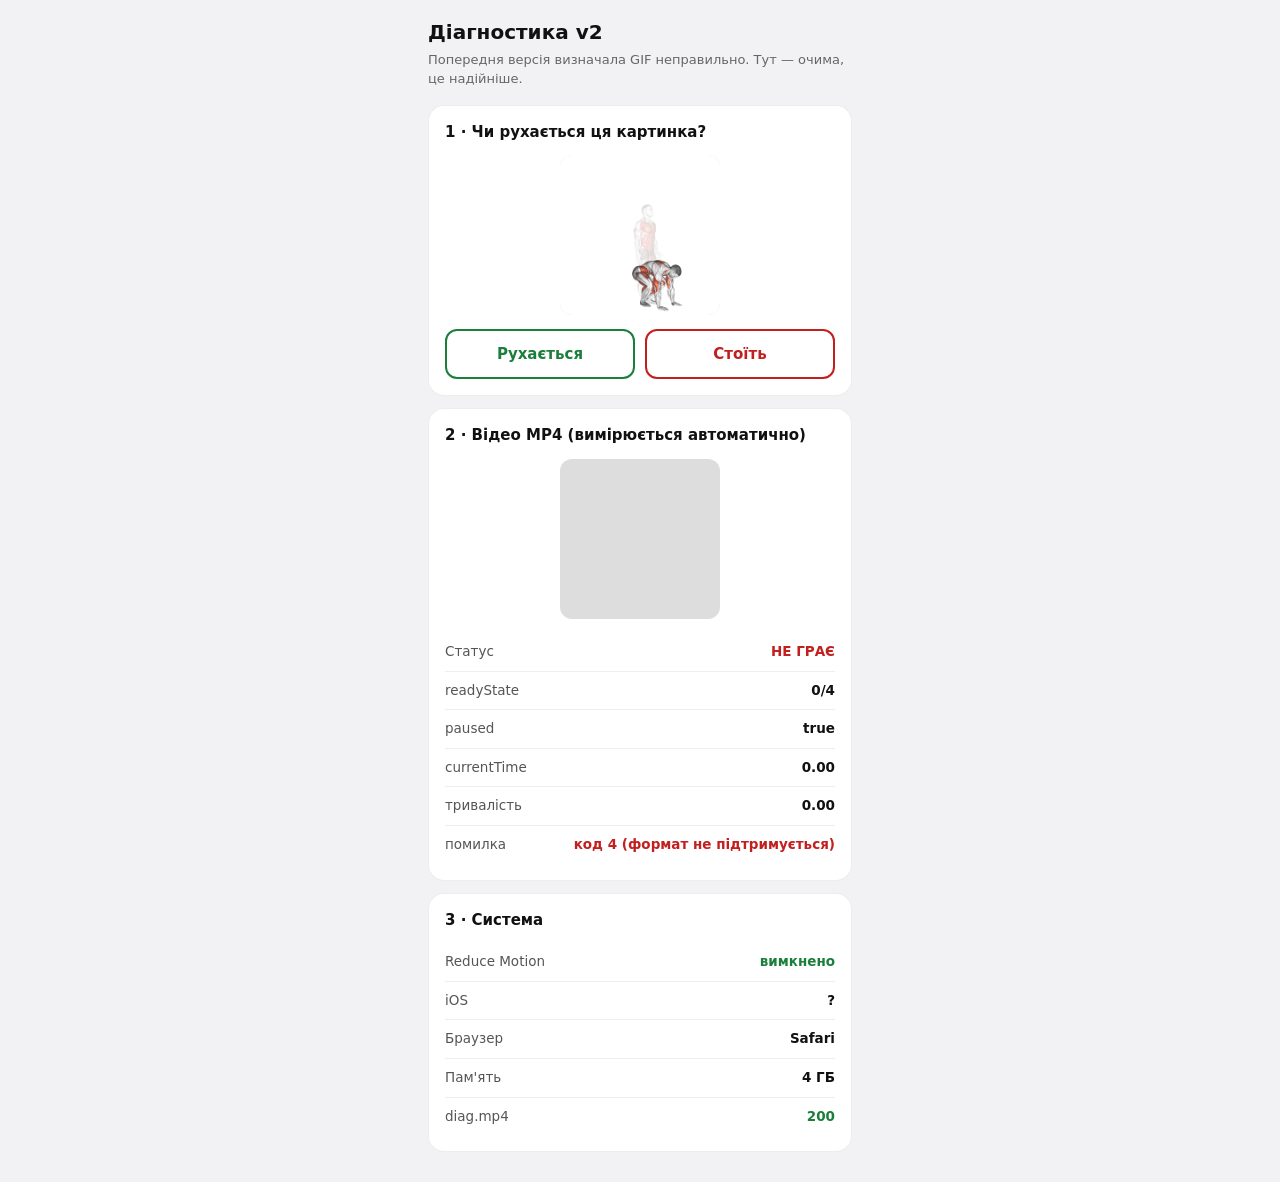
<file: diag.html>
<!DOCTYPE html>
<html lang="uk">
<head>
<meta charset="UTF-8">
<meta name="viewport" content="width=device-width, initial-scale=1.0">
<meta name="color-scheme" content="light">
<title>Діагностика v2</title>
<style>
  *{box-sizing:border-box;margin:0;padding:0}
  body{font-family:-apple-system,system-ui,sans-serif;background:#F2F2F5;color:#111;padding:18px;max-width:460px;margin:0 auto;line-height:1.45}
  h1{font-size:20px;margin-bottom:4px}
  .sub{font-size:13px;color:#666;margin-bottom:16px}
  .box{background:#fff;border-radius:16px;padding:16px;margin-bottom:12px;border:1px solid rgba(0,0,0,.07)}
  .box h2{font-size:15px;margin-bottom:12px}
  .media{display:block;width:160px;height:160px;border-radius:12px;background:#ddd;object-fit:cover;margin:0 auto 14px}
  .btns{display:flex;gap:10px}
  .btn{flex:1;padding:14px;border-radius:12px;border:2px solid #ccc;background:#fff;font-size:15px;font-weight:700;font-family:inherit}
  .btn.y{border-color:#1B7F3B;color:#1B7F3B}
  .btn.n{border-color:#C21F1F;color:#C21F1F}
  .r{display:flex;justify-content:space-between;gap:10px;padding:9px 0;border-bottom:1px solid #eee;font-size:13.5px}
  .r:last-child{border:0}
  .r .k{color:#555}
  .r .v{font-weight:700;text-align:right;word-break:break-all}
  .ok{color:#1B7F3B}.bad{color:#C21F1F}
  .final{border-radius:16px;padding:16px;margin-top:14px;font-size:15px;font-weight:600;line-height:1.5;display:none}
  .f1{background:#FDE7E7;color:#8B1414}
  .f2{background:#FFF3DC;color:#7A5300}
  .f3{background:#E2F6E8;color:#14612F}
</style>
</head>
<body>
  <h1>Діагностика v2</h1>
  <div class="sub">Попередня версія визначала GIF неправильно. Тут — очима, це надійніше.</div>

  <div class="box">
    <h2>1 · Чи рухається ця картинка?</h2>
    <img class="media" src="diag.gif" alt="">
    <div class="btns">
      <button class="btn y" onclick="ans(true)">Рухається</button>
      <button class="btn n" onclick="ans(false)">Стоїть</button>
    </div>
  </div>

  <div class="box">
    <h2>2 · Відео MP4 (вимірюється автоматично)</h2>
    <video class="media" id="v" src="diag.mp4" autoplay loop muted playsinline></video>
    <div id="vd"></div>
  </div>

  <div class="box">
    <h2>3 · Система</h2>
    <div id="sys"></div>
  </div>

  <div id="final" class="final"></div>

<script>
function R(k,v,c){ return '<div class="r"><span class="k">'+k+'</span><span class="v '+(c||'')+'">'+v+'</span></div>'; }

// система
var rm = matchMedia('(prefers-reduced-motion: reduce)').matches;
var sys = R('Reduce Motion', rm?'УВІМКНЕНО':'вимкнено', rm?'bad':'ok');
sys += R('iOS', (navigator.userAgent.match(/OS ([\d_]+)/)||[,'?'])[1].replace(/_/g,'.'));
sys += R('Браузер', /CriOS/.test(navigator.userAgent)?'Chrome (WebKit)':'Safari');
sys += R('Пам\'ять', (navigator.deviceMemory||'?')+' ГБ');
document.getElementById('sys').innerHTML = sys;

// відео
var v=document.getElementById('v'), vOK=null;
function vreport(){
  var e=v.error;
  var h = R('Статус', vOK===null?'перевіряю…':(vOK?'ГРАЄ':'НЕ ГРАЄ'), vOK?'ok':(vOK===false?'bad':''));
  h += R('readyState', v.readyState+'/4');
  h += R('paused', String(v.paused));
  h += R('currentTime', v.currentTime.toFixed(2));
  h += R('тривалість', (v.duration||0).toFixed(2));
  if(e) h += R('помилка', 'код '+e.code+(e.code===4?' (формат не підтримується)':''), 'bad');
  document.getElementById('vd').innerHTML=h;
}
vreport();
v.addEventListener('error', function(){ vOK=false; vreport(); verdict(); });
setTimeout(function(){
  var t1=v.currentTime;
  setTimeout(function(){
    if(vOK===null){ vOK = v.currentTime>t1; }
    vreport(); verdict();
  }, 1000);
}, 800);

// перевірка, чи файли взагалі доступні
fetch('diag.mp4',{method:'HEAD'}).then(function(r){
  document.getElementById('sys').innerHTML += R('diag.mp4', r.status, r.ok?'ok':'bad');
}).catch(function(){
  document.getElementById('sys').innerHTML += R('diag.mp4','недоступний','bad');
});

var gifOK=null;
function ans(x){ gifOK=x; verdict(); }
function verdict(){
  if(gifOK===null || vOK===null) return;
  var f=document.getElementById('final'); f.style.display='block';
  if(gifOK){
    f.className='final f3';
    f.innerHTML='✅ GIF рухається. Значить система в порядку, а проблема в самому додатку — надішли скрін.';
  } else if(vOK){
    f.className='final f2';
    f.innerHTML='⚠️ GIF стоїть, але <b>відео грає</b>.<br>Це ліміт пам\'яті iOS на анімовані зображення. Перехід на MP4 уже зроблено в додатку — він має вирішити проблему.';
  } else {
    f.className='final f1';
    f.innerHTML='🔴 Не рухається ні GIF, ні відео.<br>Надішли скрін — цифри вище (readyState, помилка, Reduce Motion) покажуть причину.';
  }
}
</script>
</body>
</html>
</file>
